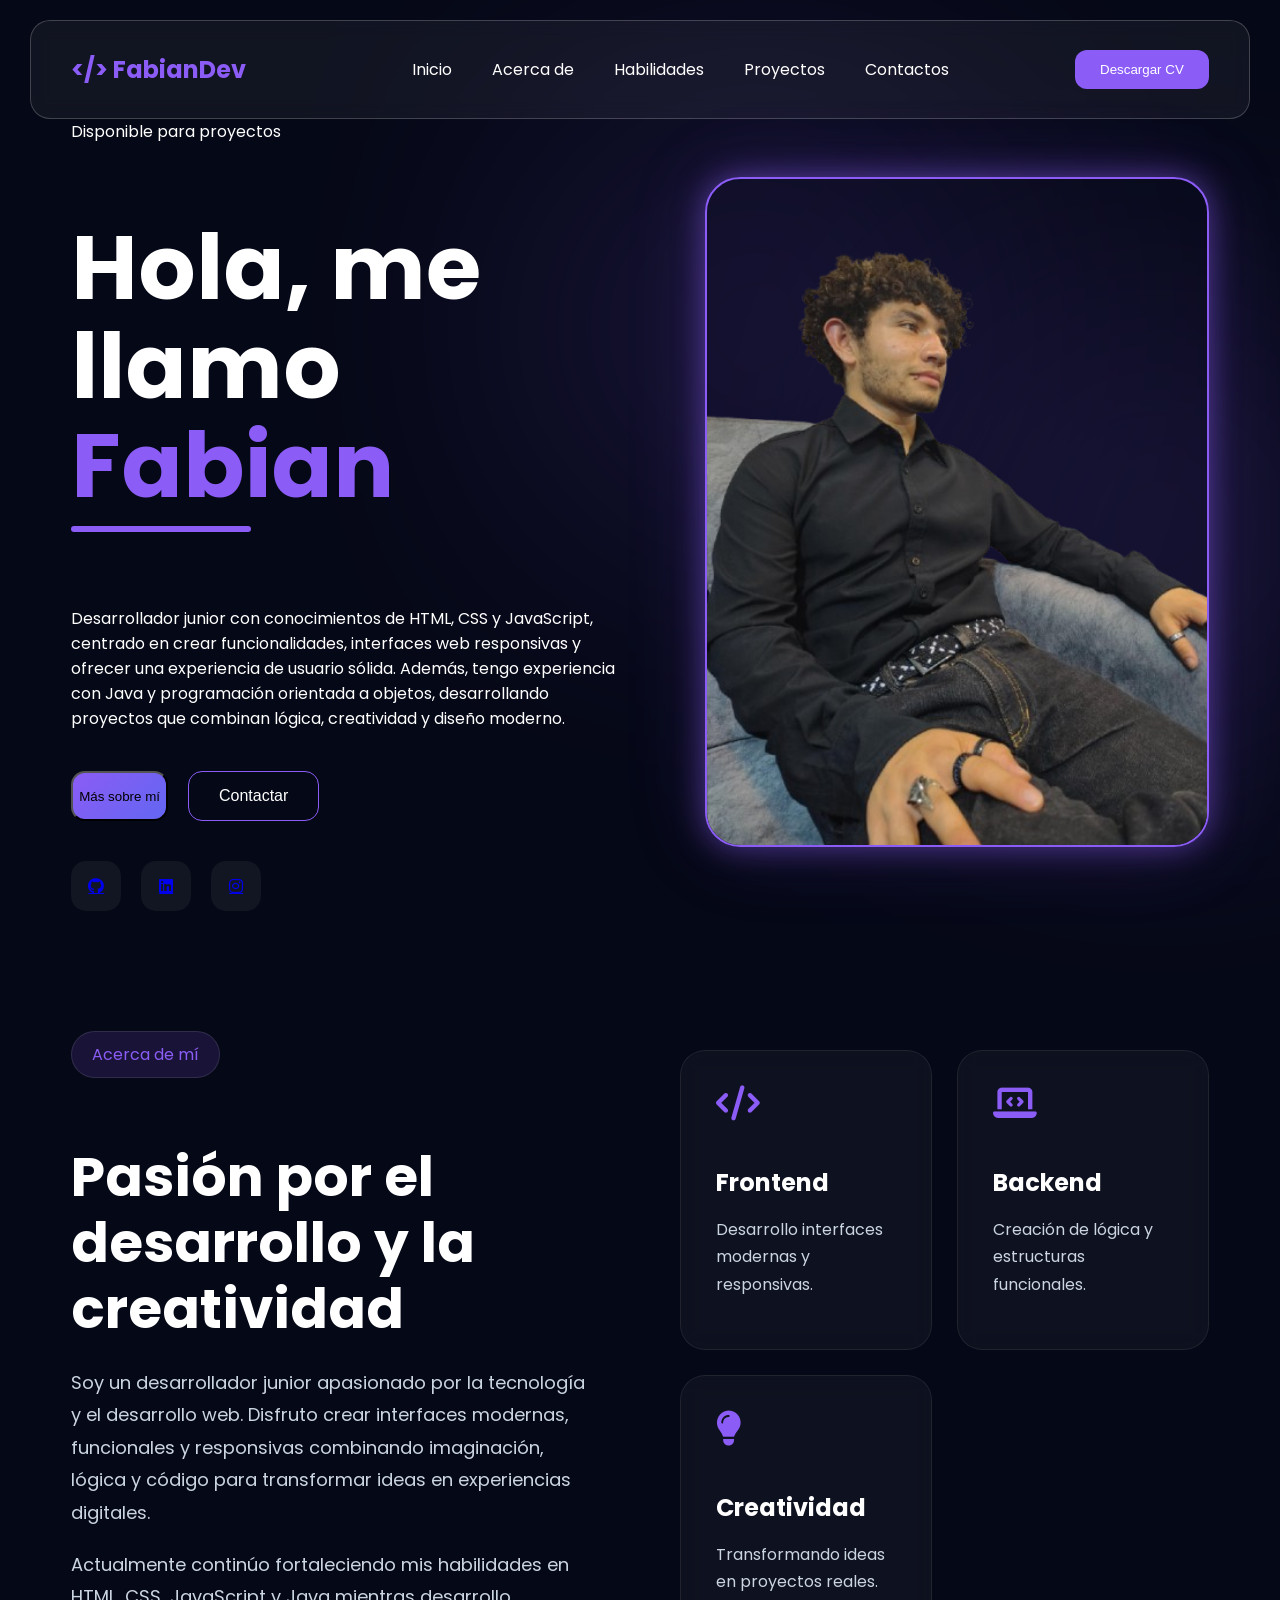
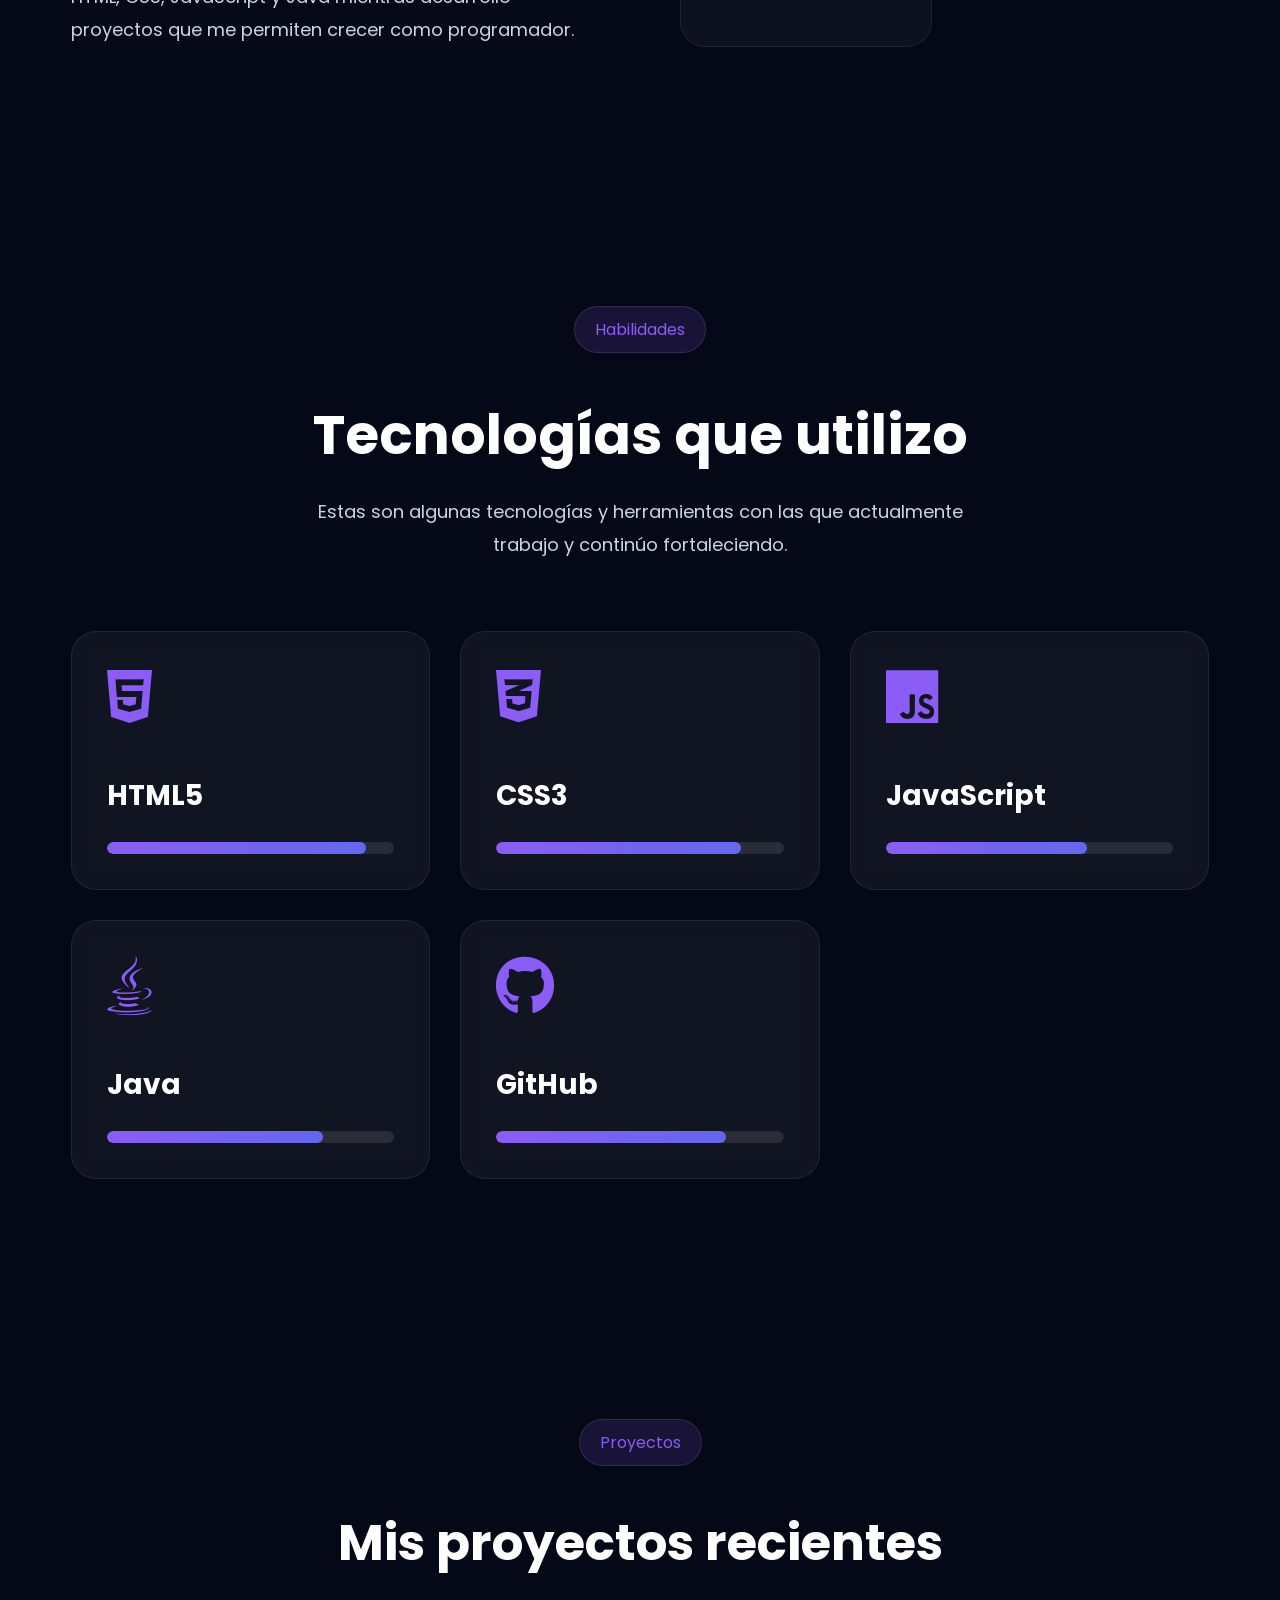
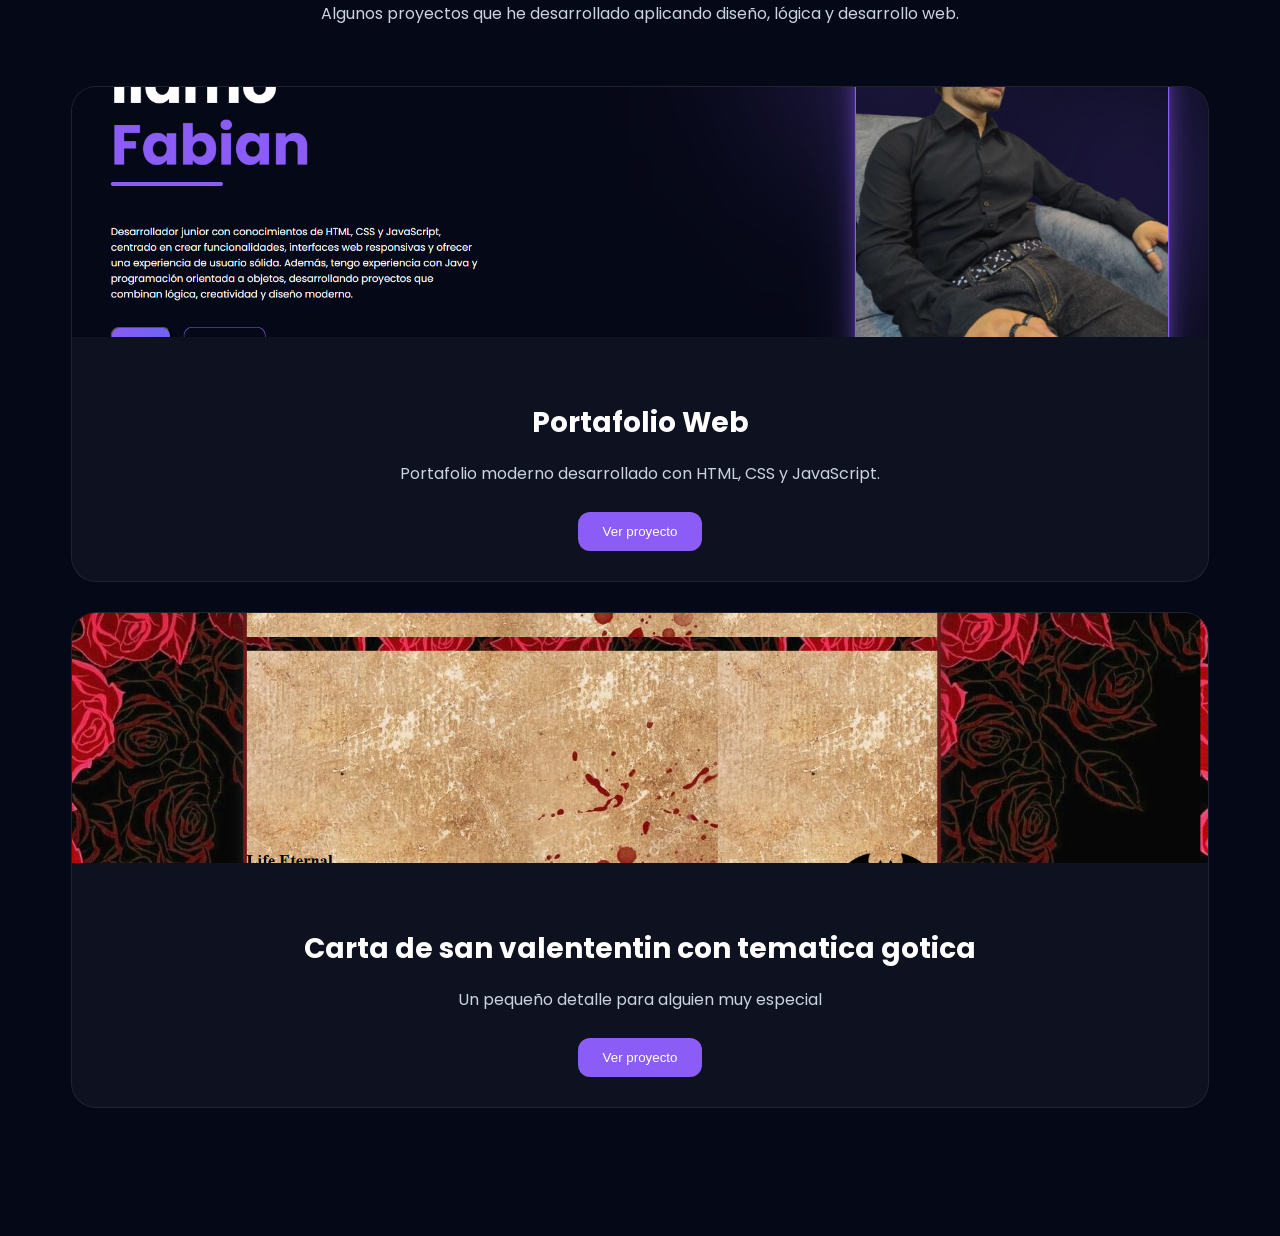
<file: portafolio/index.html>
<!DOCTYPE html>
<html lang="en">
<head>
    <meta charset="UTF-8">
    <meta name="viewport" content="width=device-width, initial-scale=1.0">
    <title>Portafolio</title>

    <link rel="stylesheet" href="styles.css">

    <!-- ICONOS -->
    <link
    rel="stylesheet"
    href="https://cdnjs.cloudflare.com/ajax/libs/font-awesome/6.5.1/css/all.min.css"
    />

    <!-- FUENTE -->
    <link href="https://fonts.googleapis.com/css2?family=Poppins:wght@300;400;500;700&display=swap" rel="stylesheet">
</head>

<body>

    <!-- BARRA DE PROGRESO -->
    <div id="progress-bar"></div>

    <!-- HEADER -->
    <header>

        <nav class="NavBar">

            <div class="logo">
                 &lt;/&gt; FabianDev
            </div>

            <ul class="nav-links">

                <li>
                    <a href="#">Inicio</a>
                </li>

                <li>
                    <a href="#">Acerca de</a>
                </li>

                <li>
                    <a href="#">Habilidades</a>
                </li>

                <li>
                    <a href="#">Proyectos</a>
                </li>

                <li>
                    <a href="#">Contactos</a>
                </li>

            </ul>

            <button class="Btn-cv">
                Descargar CV
            </button>

        </nav>

    </header>

    <!-- HERO -->

    <section class="hero">

        <!-- TEXTO -->

        <div class="hero-text reveal-left">

            <span class="Badge">
                Disponible para proyectos
            </span>

            <h1>

                Hola, me llamo

                <span>Fabian</span>

                <div class="line"></div>

            </h1>

            <p>

                Desarrollador junior con conocimientos de HTML,
                CSS y JavaScript, centrado en crear funcionalidades,
                interfaces web responsivas y ofrecer una experiencia
                de usuario sólida.

                Además, tengo experiencia con Java y programación
                orientada a objetos, desarrollando proyectos que
                combinan lógica, creatividad y diseño moderno.

            </p>

            <div class="hero-btn">

                <button class="Primary-btn">
                    Más sobre mí
                </button>

                <button class="Secundary-btn">
                    Contactar
                </button>

            </div>

            <!-- REDES -->

            <div class="socials">

                <a href="https://github.com/MrTony02" target="_blank">

                    <i class="fab fa-github"></i>

                </a>

                <a href="#" target="_blank">

                    <i class="fab fa-linkedin"></i>

                </a>

                <a href="#" target="_blank">

                    <i class="fab fa-instagram"></i>

                </a>

            </div>

        </div>

        <!-- FOTO -->

        <section class="hero-img reveal-right">

            <img src="images.img/mi foto.png" alt="">

            <div class="blur blur1"></div>

            <div class="blur blur2"></div>

        </section>

    </section>

    <!-- ABOUT -->

    <section class="about reveal">

        <!-- TEXTO -->

        <div class="about-text">

            <span class="section-tag">
                Acerca de mí
            </span>

            <h2>
                Pasión por el desarrollo y la creatividad
            </h2>

            <p>

                Soy un desarrollador junior apasionado por la tecnología
                y el desarrollo web. Disfruto crear interfaces modernas,
                funcionales y responsivas combinando imaginación, lógica
                y código para transformar ideas en experiencias digitales.

            </p>

            <p>

                Actualmente continúo fortaleciendo mis habilidades en
                HTML, CSS, JavaScript y Java mientras desarrollo proyectos
                que me permiten crecer como programador.

            </p>

        </div>

        <!-- CARDS -->

        <div class="about-cards">

            <div class="card reveal">

                <i class="fa-solid fa-code"></i>

                <h3>Frontend</h3>

                <p>
                    Desarrollo interfaces modernas y responsivas.
                </p>

            </div>

            <div class="card reveal">

                <i class="fa-solid fa-laptop-code"></i>

                <h3>Backend</h3>

                <p>
                    Creación de lógica y estructuras funcionales.
                </p>

            </div>

            <div class="card reveal">

                <i class="fa-solid fa-lightbulb"></i>

                <h3>Creatividad</h3>

                <p>
                    Transformando ideas en proyectos reales.
                </p>

            </div>

        </div>

    </section>

  <!-- SKILLS -->

<section class="skills reveal">

    <div class="skills-text">

        <span class="section-tag">
            Habilidades
        </span>

        <h2>
            Tecnologías que utilizo
        </h2>

        <p>
            Estas son algunas tecnologías y herramientas
            con las que actualmente trabajo y continúo
            fortaleciendo.
        </p>

    </div>

    <!-- CARDS -->

    <div class="skills-container">

        <!-- HTML -->

        <div class="skill-card">

            <i class="fa-brands fa-html5"></i>

            <h3>HTML5</h3>

            <div class="skill-bar">

                <div class="skill-progress html"></div>

            </div>

        </div>

        <!-- CSS -->

        <div class="skill-card">

            <i class="fa-brands fa-css3-alt"></i>

            <h3>CSS3</h3>

            <div class="skill-bar">

                <div class="skill-progress css"></div>

            </div>

        </div>

        <!-- JS -->

        <div class="skill-card">

            <i class="fa-brands fa-js"></i>

            <h3>JavaScript</h3>

            <div class="skill-bar">

                <div class="skill-progress js"></div>

            </div>

        </div>

        <!-- JAVA -->

        <div class="skill-card">

            <i class="fa-brands fa-java"></i>

            <h3>Java</h3>

            <div class="skill-bar">

                <div class="skill-progress java"></div>

            </div>

        </div>

        <!-- GITHUB -->

        <div class="skill-card">

            <i class="fa-brands fa-github"></i>

            <h3>GitHub</h3>

            <div class="skill-bar">

                <div class="skill-progress github"></div>

            </div>

        </div>

    </div>

</section>
<!-- PROJECTS -->

<section class="projects reveal">

    <div class="projects-text">

        <span class="section-tag">
            Proyectos
        </span>

        <h2>
            Mis proyectos recientes
        </h2>

        <p>
            Algunos proyectos que he desarrollado
            aplicando diseño, lógica y desarrollo web.
        </p>

    </div>

    <!-- GRID -->

    <div class="projects-container">

        <!-- CARD -->

        <div class="project-card">

            <img src="images.img/fotoporta.png" alt="">

            <div class="project-info">

                <h3>
                    Portafolio Web
                </h3>

                <p>
                    Portafolio moderno desarrollado
                    con HTML, CSS y JavaScript.
                </p>

                <button>
                    Ver proyecto
                </button>

            </div>

        </div>

        <!-- CARD -->

        <div class="project-card">

            <img src="images.img/Captura de pantalla 2026-05-25 144741.png" alt="">

            <div class="project-info">

                <h3>
                   Carta de san valententin con tematica gotica 
                </h3>

                <p>
                   Un pequeño detalle para alguien muy especial 
                </p>
                <a href="https://mrtony02.github.io/Proyecto-Carta--final/proyecto carta final" target="_blank">
                <button>
                    Ver proyecto
                </button>
                </a>    

        </div>

    </div>

</section>

    <!-- SCRIPT REVEAL -->

    <script>

        function reveal(){

            let reveals =
            document.querySelectorAll(
                ".reveal, .reveal-left, .reveal-right"
            );

            for(let i = 0; i < reveals.length; i++){

                let windowHeight = window.innerHeight;

                let revealTop =
                reveals[i].getBoundingClientRect().top;

                let revealPoint = 100;

                if(revealTop < windowHeight - revealPoint){

                    reveals[i].classList.add("active");

                }

            }

        }

        window.addEventListener("scroll", reveal);

        reveal();

    </script>

    <!-- SCRIPT PROGRESS BAR -->

    <script>

        window.addEventListener("scroll", () => {

            let scrollTop =
            document.documentElement.scrollTop;

            let scrollHeight =
            document.documentElement.scrollHeight -
            document.documentElement.clientHeight;

            let scrollPercent =
            (scrollTop / scrollHeight) * 100;

            document.getElementById("progress-bar")
            .style.width = scrollPercent + "%";

        });

    </script>

</body>
</html>
</file>
<file: portafolio/styles.css>
body{
    font-family:'Poppins',sans-serif;
    background:#050816;
    color:white;
    overflow-x:hidden;
    position:relative;
}
/*Nav-Bar*/
.NavBar{
    width: 90%;
    margin: auto;
    margin-top: 20px;
    display: flex;
    justify-content: space-between;
    align-items: center;
    padding: 20px 40px;

    border-radius: 20px;
    background: rgba(255, 255, 255, 0.05);
    backdrop-filter: blur(10px);
    border: 1px solid rgba(255, 255, 255, 0.2);
    max-width: 100%;
    position: sticky;
    top: 10px;
}
.logo{
    font-size: 24px;
    font-weight: bold;
    color: #8b5cf6;
}
.nav-links{
    display: flex;
    gap: 40px;
    list-style: none;
}
.nav-links a{
    text-decoration: none;
    color: white;
    transition: 0.3s;
}
.nav-links a:hover{
color:#8b5cf6;
}
.Btn-cv{
    padding: 12px 25px;
    border: none;
    border-radius: 12px;
    background: #8b5cf6;
    color: white;
    cursor: pointer;
    transition: 0.3s;
}
.Btn-cv:hover{
    transform: translateY(-3px);
}
/*Hero*/
.hero{
    width: 90%;
    margin: auto;
    min-width: 700px;
    display: flex;
    align-items: center;
    justify-content: space-between;
    gap: 80px;
}
.hero-text{
    max-width: 600px;
}
.line{
    width:180px;
    height:6px;

    background:#8b5cf6;

    border-radius:20px;

    margin-top:10px;
}
.Bagde{
    display: inline-block;
    align-items: center;
    padding: 10px 20px;
    border-radius: 30px;
    background: rgba(139,92,246,0.2);
    border: 1px solid rgba(255, 255, 255, 0.2);
    margin-bottom: 30px;
}
.hero h1{
    font-size: 90px;
    line-height: 1.1;
    font-weight: 700;
}
.hero h1 span{
    color: #8b5cf6;
}
.hero-btn{
    margin-top: 40px;
    display: flex;
    gap: 20px;
}
.Primay-btn,
.Secundary-btn{
    padding: 15px 30px;
    border: none;
    border-radius: 14px;

    cursor: pointer;
    font-size: 16px;
    transition: 0.3s;
}
.Primary-btn{
       background:linear-gradient(
    135deg,
    #8b5cf6,
    #6366f1
    );
    border-radius: 14px;
}
.Secundary-btn{
    background: transparent;
    border: 1PX solid #8b5cf6;
    color: white;
}
.Primary-btn:hover,
.Secundary-btn:hover{
 transform: translateY(-5px);
 box-shadow:0 0 20px rgba(139,92,246,0.6)
}

.hero-img{
    position:relative;
}

.hero-img img{

    width:500px;

    border-radius:35px;

    border:2px solid #8b5cf6;

    box-shadow:
    0 0 30px rgba(139,92,246,0.5),
    0 0 80px rgba(139,92,246,0.2);
}
.blur{
    position:absolute;
    width:300px;
    height:300px;
    border-radius:50%;

    background:#8b5cf6;

    filter:blur(150px);

    opacity:0.4;

    z-index:-1;
}

.blur1{
    top:0;
    left:-100px;
}

.blur2{
    right:-100px;
    top:200px;
}
.socials{

    display:flex;
    gap:20px;

    margin-top:40px;
}

.socials i{

    width:50px;
    height:50px;

    display:flex;
    align-items:center;
    justify-content:center;

    border-radius:15px;

    background:rgba(255,255,255,0.05);

    cursor:pointer;

    transition:0.3s;
}

.socials i:hover{

    transform:translateY(-5px);

    background:#8b5cf6;
}
.Skills{
    height: 150px;
    display: flex;
    justify-content: space-between;
}
.acerca-de{  
    display: block;
    width: 90%;
    margin: auto;
    min-width: 700px;
    gap: 80px;
}
/* ================================= */
/* ABOUT */
/* ================================= */

.about{

    width: 90%;
    max-width: 1400px;

    margin: auto;

    padding: 120px 0;

    display: flex;
    align-items: center;
    justify-content: space-between;

    gap: 80px;
}

/* TEXTO */

.about-text{

    flex: 1;
}

.section-tag{

    display: inline-block;

    padding: 10px 20px;

    border-radius: 30px;

    background: rgba(139,92,246,0.15);

    border: 1px solid rgba(255,255,255,0.1);

    color: #8b5cf6;

    margin-bottom: 20px;
}

.about-text h2{

    font-size: 55px;

    line-height: 1.2;

    margin-bottom: 25px;
}

.about-text p{

    color: #cbd5e1;

    line-height: 1.8;

    margin-bottom: 20px;

    font-size: 18px;
}

/* CARDS */

.about-cards{

    flex: 1;

    display: grid;

    grid-template-columns: repeat(2,1fr);

    gap: 25px;
}

.card{

    padding: 35px;

    border-radius: 25px;

    background: rgba(255,255,255,0.04);

    border: 1px solid rgba(255,255,255,0.08);

    backdrop-filter: blur(10px);

    transition: 0.3s;
}

.card:hover{

    transform: translateY(-10px);

    border-color: #8b5cf6;

    box-shadow: 0 0 30px rgba(139,92,246,0.2);
}

.card i{

    font-size: 35px;

    color: #8b5cf6;

    margin-bottom: 20px;
}

.card h3{

    margin-bottom: 15px;

    font-size: 24px;
}

.card p{

    color: #cbd5e1;

    line-height: 1.7;
}
/* ================================= */
/* SCROLLBAR */
/* ================================= */

::-webkit-scrollbar{

    width: 12px;
}

::-webkit-scrollbar-track{

    background: #050816;
}

::-webkit-scrollbar-thumb{

    background: linear-gradient(
        #8b5cf6,
        #6366f1
    );

    border-radius: 20px;
}

::-webkit-scrollbar-thumb:hover{

    background: #a855f7;
}
/* ================================= */
/* PROGRESS BAR */
/* ================================= */

#progress-bar{

    position: fixed;

    top: 0;
    left: 0;

    width: 0%;

    height: 5px;

    background: linear-gradient(
        90deg,
        #8b5cf6,
        #6366f1
    );

    z-index: 9999;

    box-shadow:
    0 0 10px #8b5cf6,
    0 0 20px #8b5cf6;
}
/* ================================= */
/* REVEAL ANIMATION */
/* ================================= */

.reveal{

    opacity: 0;

    transform: translateY(100px);

    transition: all 1s ease;
}

.reveal.active{

    opacity: 1;

    transform: translateY(0);
}



/* ===================================== */
/* 📱 MÓVILES */
/* ===================================== */

@media (max-width: 768px){

    /* NAVBAR */

    .navBar{

        width: 95%;

        flex-direction: column;

        gap: 20px;

        padding: 20px;
    }

    .logo{

        font-size: 22px;
    }

    .nav-links{

        flex-direction: column;

        align-items: center;

        gap: 15px;
    }

    .nav-links a{

        font-size: 16px;
    }

    .Btn-cv{

        width: 100%;
    }

    /* HERO */

    .hero{

        width: 95%;

        flex-direction: column;

        justify-content: center;

        text-align: center;

        gap: 50px;

        padding-top: 80px;

        min-height: auto;
    }

    .hero-text{

        max-width: 100%;
    }

    .Badge{

        padding: 10px 20px;

        font-size: 14px;
    }

    .hero h1{

        font-size: 55px;

        line-height: 1.1;
    }

    .hero p{

        font-size: 16px;

        line-height: 1.7;
    }

    .line{

        margin: auto;

        margin-top: 15px;
    }

    /* BOTONES */

    .hero-btn{

        display: flex;

        justify-content: center;

        align-items: center;

        flex-wrap: wrap;

        gap: 15px;
    }

    .Primary-btn,
    .Secundary-btn{

        width: 180px;

        padding: 14px;
    }

    /* IMAGEN */

    .hero-img img{

        width: 280px;
    }

    /* REDES */

    .socials{

        justify-content: center;
    }

    .socials i{

        width: 45px;
        height: 45px;
    }

    /* BLURS */

    .blur{

        width: 180px;
        height: 180px;
    }

}

/* ===================================== */
/* 💻 TABLETS */
/* ===================================== */

@media (min-width: 769px) and (max-width: 1024px){

    /* NAVBAR */

    .navBar{

        width: 95%;

        padding: 20px 30px;
    }

    .nav-links{

        gap: 20px;
    }

    .nav-links a{

        font-size: 15px;
    }

    /* HERO */

    .hero{

        width: 95%;

        gap: 50px;

        min-height: 100vh;
    }

    .hero-text{

        max-width: 500px;
    }

    .hero h1{

        font-size: 70px;

        line-height: 1.1;
    }

    .hero p{

        font-size: 18px;

        line-height: 1.7;
    }

    /* BOTONES */

    .hero-btn{

        gap: 15px;
    }

    .Primary-btn,
    .Secundary-btn{

        padding: 14px 25px;
    }

    /* IMAGEN */

    .hero-img img{

        width: 380px;
    }

    /* REDES */

    .socials{

        gap: 15px;
    }

    /* BLUR */

    .blur{

        width: 250px;
        height: 250px;
    }

}
/* ================================= */
/* ABOUT RESPONSIVE */
/* ================================= */

@media(max-width:768px){

    .about{

        flex-direction: column;

        text-align: center;
    }

    .about-text h2{

        font-size: 40px;
    }

    .about-cards{

        grid-template-columns: 1fr;
    }

}
/* ================================= */
/* SKILLS */
/* ================================= */

.skills{

    width:90%;

    max-width:1400px;

    margin:auto;

    padding:120px 0;
}

/* TEXTO */

.skills-text{

    text-align:center;

    margin-bottom:70px;
}

.skills-text h2{

    font-size:55px;

    margin:20px 0;
}

.skills-text p{

    color:#cbd5e1;

    max-width:700px;

    margin:auto;

    line-height:1.8;

    font-size:18px;
}

/* GRID */

.skills-container{

    display:grid;

    grid-template-columns:1fr;

    gap:30px;
}

/* CARD */

.skill-card{

    background:rgba(255,255,255,0.05);

    border:1px solid rgba(255,255,255,0.08);

    backdrop-filter:blur(10px);

    border-radius:25px;

    padding:35px;

    transition:0.3s;
}

.skill-card:hover{

    transform:translateY(-10px);

    border-color:#8b5cf6;

    box-shadow:
    0 0 25px rgba(139,92,246,0.3);
}

/* ICONOS */

.skill-card i{

    font-size:60px;

    color:#8b5cf6;

    margin-bottom:20px;
}

/* TITULO */

.skill-card h3{

    font-size:28px;

    margin-bottom:25px;
}

/* BARRA */

.skill-bar{

    width:100%;

    height:12px;

    background:rgba(255,255,255,0.1);

    border-radius:20px;

    overflow:hidden;
}

/* PROGRESO */

.skill-progress{

    height:100%;

    border-radius:20px;

    background:linear-gradient(
        90deg,
        #8b5cf6,
        #6366f1
    );
}

/* PORCENTAJES */

.html{
    width:90%;
}

.css{
    width:85%;
}

.js{
    width:70%;
}

.java{
    width:75%;
}

.github{
    width:80%;
}
/*Skills*/
/* TABLETS s */

@media(min-width:768px){

    .skills-container{

        grid-template-columns:repeat(2,1fr);
    }

}

/* DESKTOP */

@media(min-width:1200px){

    .skills-container{

        grid-template-columns:repeat(3,1fr);
    }

}
/* ================================= */
/* PROJECTS */
/* ================================= */

.projects{

    width:90%;

    margin:auto;

    padding:120px 0;

    text-align:center;
}

.projects-text{

    margin-bottom:60px;
}

.projects-text h2{

    font-size:50px;

    margin:20px 0;
}

.projects-text p{

    color:#cbd5e1;
}

/* GRID */

.projects-container{

    display:grid;

    grid-template-columns:1fr;

    gap:30px;
}

/* CARD */

.project-card{

    overflow:hidden;

    border-radius:25px;

    background:rgba(255,255,255,0.04);

    border:1px solid rgba(255,255,255,0.08);

    transition:0.3s;
}

.project-card:hover{

    transform:translateY(-10px);

    border-color:#8b5cf6;
}

.project-card img{

    width:100%;

    height:250px;

    object-fit:cover;
}

.project-info{

    padding:30px;
}

.project-info h3{

    margin-bottom:15px;

    font-size:28px;
}

.project-info p{

    color:#cbd5e1;

    line-height:1.7;

    margin-bottom:25px;
}

.project-info button{

    padding:12px 25px;

    border:none;

    border-radius:12px;

    background:#8b5cf6;

    color:white;

    cursor:pointer;

    transition:0.3s;
}

.project-info button:hover{

    transform:translateY(-5px);
}
</file>
